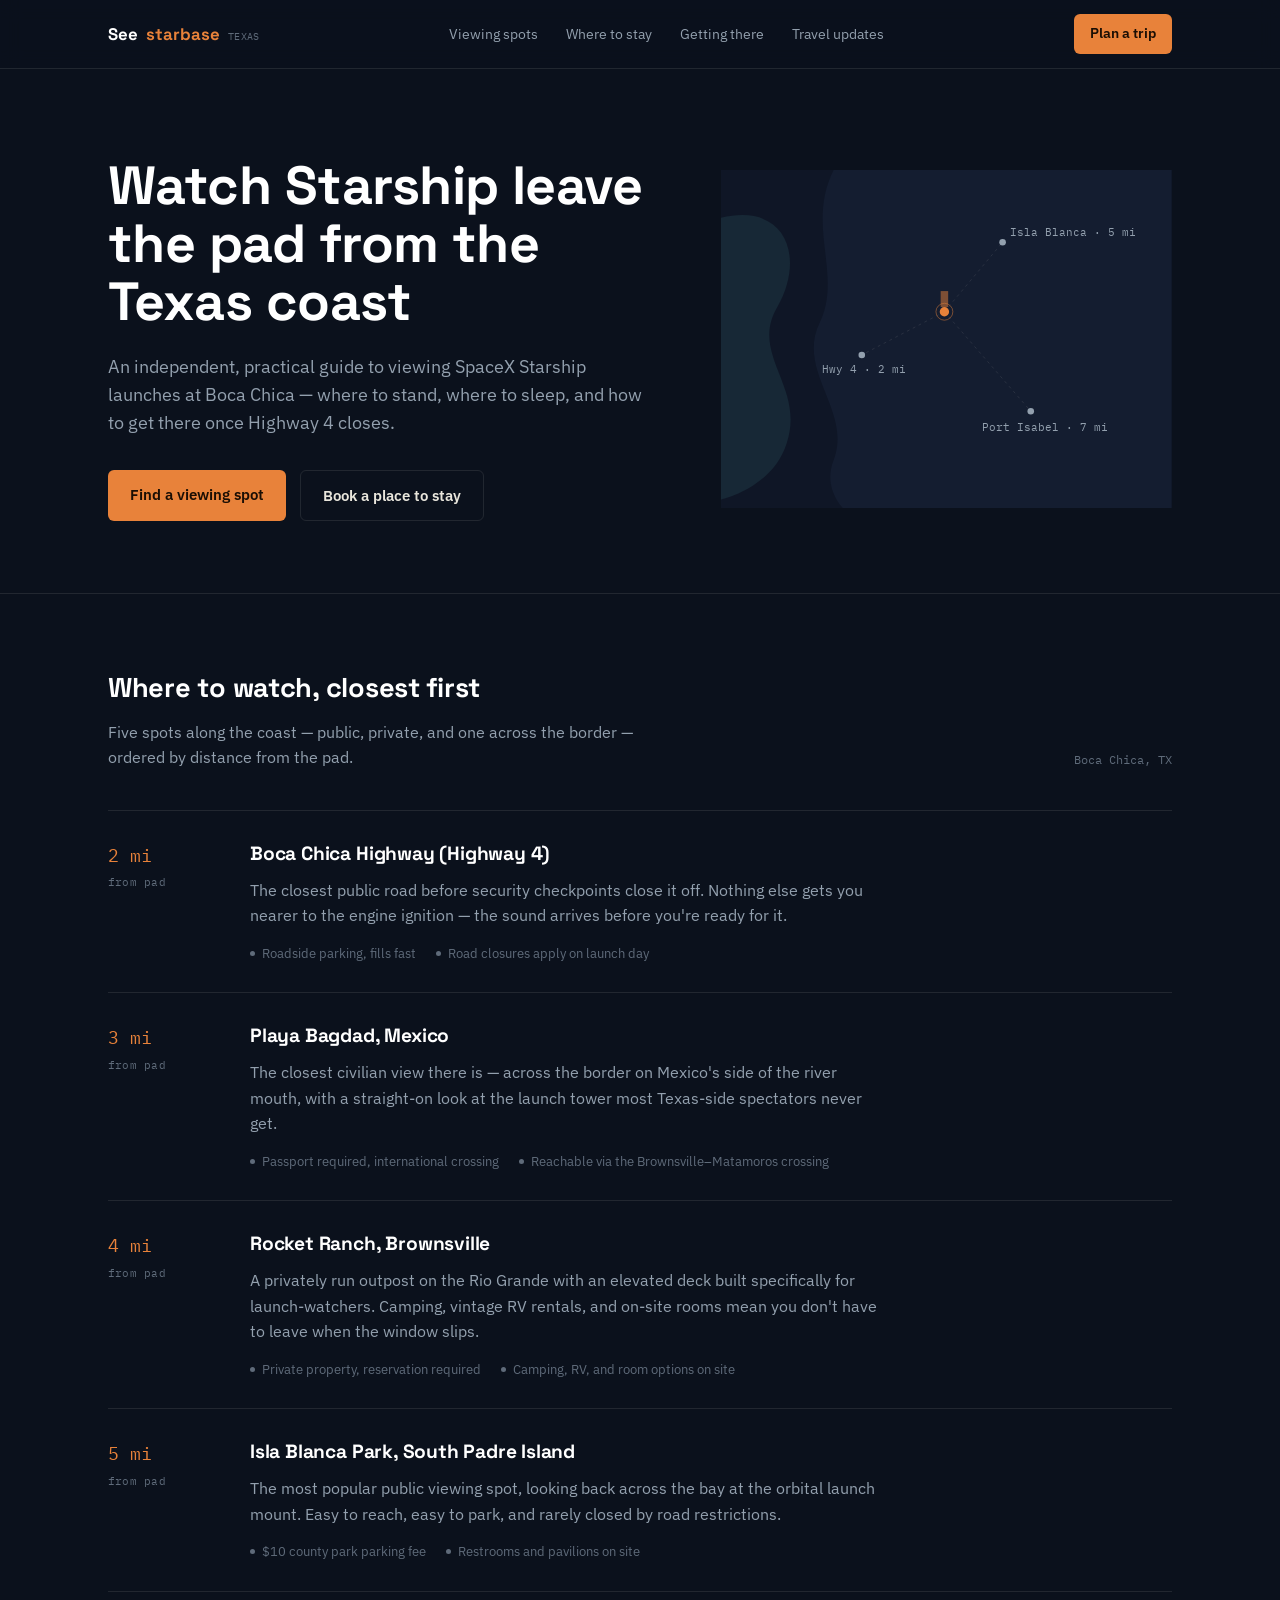
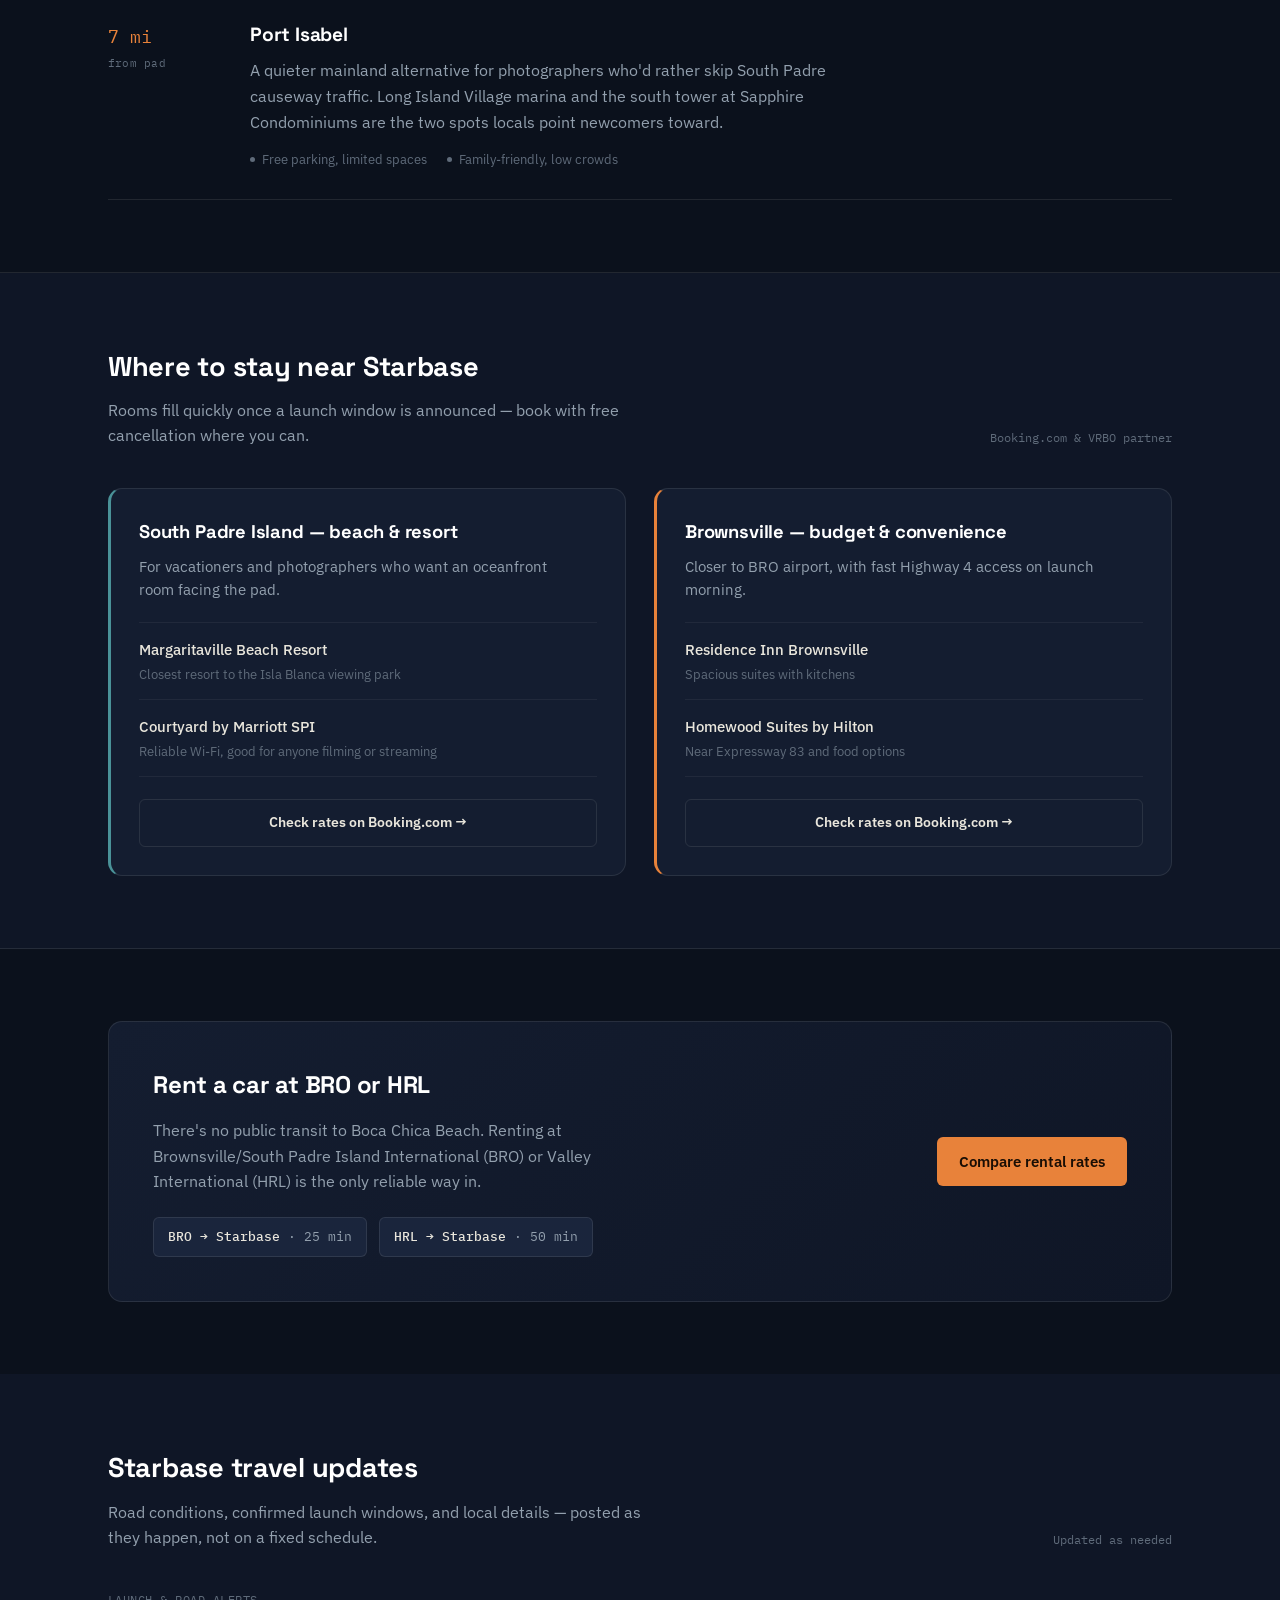
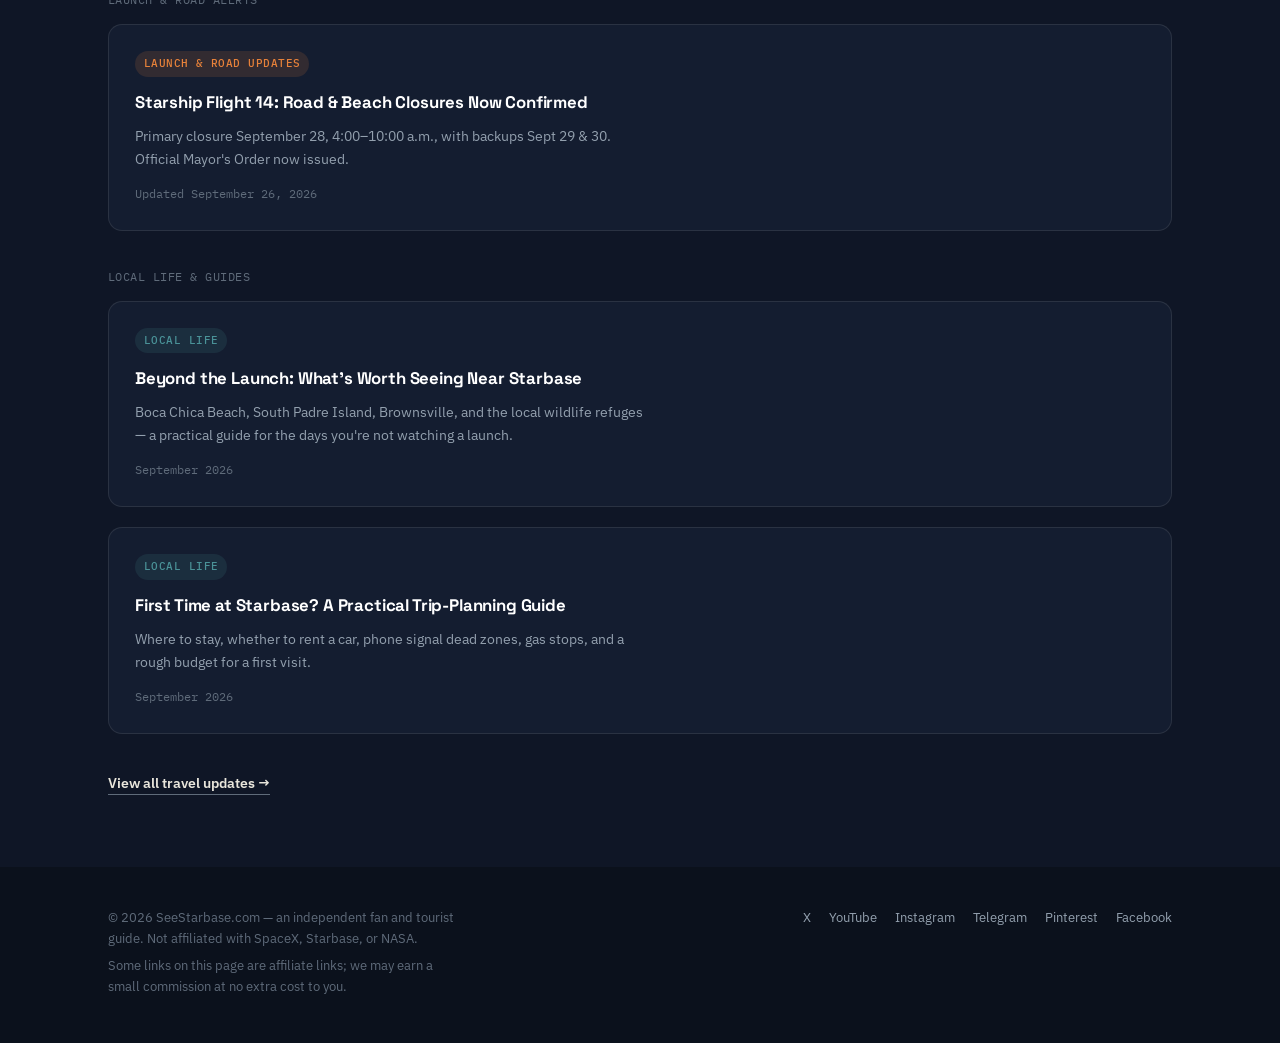
<file: index.html>
<!DOCTYPE html>
<html lang="en">
<head>
<meta charset="UTF-8">
<meta name="viewport" content="width=device-width, initial-scale=1.0">
<title>SeeStarbase — SpaceX Starship Launch Viewing &amp; Travel Guide</title>
<meta name="description" content="Independent travel guide for watching SpaceX Starship launches at Boca Chica, Texas: viewing spots, hotels, and getting there.">
<link rel="preconnect" href="https://fonts.googleapis.com">
<link rel="preconnect" href="https://fonts.gstatic.com" crossorigin>
<link href="https://fonts.googleapis.com/css2?family=Space+Grotesk:wght@500;600;700&family=IBM+Plex+Sans:wght@400;500;600&family=IBM+Plex+Mono:wght@400;500&display=swap" rel="stylesheet">
<link rel="stylesheet" href="/assets/style.css">
</head>
<body>

<header class="site-header">
  <div class="wrap nav">
    <a href="#home" class="brand">See<em>starbase</em> <span class="sub">TEXAS</span></a>
    <nav class="nav-links">
      <a href="#viewing-guide">Viewing spots</a>
      <a href="#hotels">Where to stay</a>
      <a href="#car-rentals">Getting there</a>
      <a href="#updates">Travel updates</a>
    </nav>
    <a href="#hotels" class="nav-cta">Plan a trip</a>
  </div>
</header>

<section class="hero" id="home">
  <div class="wrap hero-grid">
    <div class="hero-copy">
      <h1>Watch Starship leave the pad from the Texas coast</h1>
      <p class="lede">An independent, practical guide to viewing SpaceX Starship launches at Boca Chica — where to stand, where to sleep, and how to get there once Highway 4 closes.</p>
      <div class="hero-actions">
        <a href="#viewing-guide" class="btn btn-primary">Find a viewing spot</a>
        <a href="#hotels" class="btn btn-ghost">Book a place to stay</a>
      </div>
    </div>

    <div class="hero-map" aria-hidden="true">
      <svg viewBox="0 0 480 360" xmlns="http://www.w3.org/2000/svg">
        <path d="M0,0 H480 V360 H0 Z" fill="var(--navy-900)"/>
        <path d="M0,51 C70,34 90,94 60,146 C30,197 90,231 70,291 C55,339 0,351 0,351 Z"
              fill="var(--teal)" opacity="0.14"/>
        <path d="M120,0 C90,60 130,111 105,163 C80,214 140,257 120,309 C108,339 130,360 130,360
                 L480,360 L480,0 Z" fill="var(--navy-850)"/>
        <line x1="238" y1="151" x2="150" y2="197" stroke="var(--line)" stroke-width="1" stroke-dasharray="3 4"/>
        <line x1="238" y1="151" x2="300" y2="77" stroke="var(--line)" stroke-width="1" stroke-dasharray="3 4"/>
        <line x1="238" y1="151" x2="330" y2="257" stroke="var(--line)" stroke-width="1" stroke-dasharray="3 4"/>

        <circle cx="238" cy="151" r="5" fill="var(--flame)" class="pad-dot"/>
        <circle cx="238" cy="151" r="9" fill="none" stroke="var(--flame)" stroke-width="1" opacity="0.5"/>
        <rect x="234" y="129" width="8" height="17" fill="var(--flame)" opacity="0.5"/>

        <circle cx="150" cy="197" r="3.5" fill="var(--text-muted)"/>
        <circle cx="300" cy="77" r="3.5" fill="var(--text-muted)"/>
        <circle cx="330" cy="257" r="3.5" fill="var(--text-muted)"/>

        <text x="108" y="216" font-family="IBM Plex Mono, monospace" font-size="12" fill="#93a0ae">Hwy 4 · 2 mi</text>
        <text x="308" y="70" font-family="IBM Plex Mono, monospace" font-size="12" fill="#93a0ae">Isla Blanca · 5 mi</text>
        <text x="278" y="278" font-family="IBM Plex Mono, monospace" font-size="12" fill="#93a0ae">Port Isabel · 7 mi</text>
      </svg>
    </div>
  </div>
</section>

<section id="viewing-guide">
  <div class="wrap">
    <div class="section-head">
      <div>
        <h2>Where to watch, closest first</h2>
        <p class="lede">Five spots along the coast — public, private, and one across the border — ordered by distance from the pad.</p>
      </div>
      <span class="section-meta">Boca Chica, TX</span>
    </div>

    <div class="log-list">
      <div class="log-row">
        <div class="log-distance">2 mi<span>from pad</span></div>
        <div class="log-body">
          <h3>Boca Chica Highway (Highway 4)</h3>
          <p>The closest public road before security checkpoints close it off. Nothing else gets you nearer to the engine ignition — the sound arrives before you're ready for it.</p>
          <ul class="log-meta">
            <li>Roadside parking, fills fast</li>
            <li>Road closures apply on launch day</li>
          </ul>
        </div>
      </div>

      <div class="log-row">
        <div class="log-distance">3 mi<span>from pad</span></div>
        <div class="log-body">
          <h3>Playa Bagdad, Mexico</h3>
          <p>The closest civilian view there is — across the border on Mexico's side of the river mouth, with a straight-on look at the launch tower most Texas-side spectators never get.</p>
          <ul class="log-meta">
            <li>Passport required, international crossing</li>
            <li>Reachable via the Brownsville–Matamoros crossing</li>
          </ul>
        </div>
      </div>

      <div class="log-row">
        <div class="log-distance">4 mi<span>from pad</span></div>
        <div class="log-body">
          <h3>Rocket Ranch, Brownsville</h3>
          <p>A privately run outpost on the Rio Grande with an elevated deck built specifically for launch-watchers. Camping, vintage RV rentals, and on-site rooms mean you don't have to leave when the window slips.</p>
          <ul class="log-meta">
            <li>Private property, reservation required</li>
            <li>Camping, RV, and room options on site</li>
          </ul>
        </div>
      </div>

      <div class="log-row">
        <div class="log-distance">5 mi<span>from pad</span></div>
        <div class="log-body">
          <h3>Isla Blanca Park, South Padre Island</h3>
          <p>The most popular public viewing spot, looking back across the bay at the orbital launch mount. Easy to reach, easy to park, and rarely closed by road restrictions.</p>
          <ul class="log-meta">
            <li>$10 county park parking fee</li>
            <li>Restrooms and pavilions on site</li>
          </ul>
        </div>
      </div>

      <div class="log-row">
        <div class="log-distance">7 mi<span>from pad</span></div>
        <div class="log-body">
          <h3>Port Isabel</h3>
          <p>A quieter mainland alternative for photographers who'd rather skip South Padre causeway traffic. Long Island Village marina and the south tower at Sapphire Condominiums are the two spots locals point newcomers toward.</p>
          <ul class="log-meta">
            <li>Free parking, limited spaces</li>
            <li>Family-friendly, low crowds</li>
          </ul>
        </div>
      </div>
    </div>
  </div>
</section>

<section id="hotels">
  <div class="wrap">
    <div class="section-head">
      <div>
        <h2>Where to stay near Starbase</h2>
        <p class="lede">Rooms fill quickly once a launch window is announced — book with free cancellation where you can.</p>
      </div>
      <span class="section-meta">Booking.com &amp; VRBO partner</span>
    </div>

    <div class="hotel-groups">
      <div class="hotel-panel spi">
        <h3>South Padre Island — beach &amp; resort</h3>
        <p>For vacationers and photographers who want an oceanfront room facing the pad.</p>

        <ul class="hotel-picks">
          <li>
            <span class="name">Margaritaville Beach Resort</span>
            <span class="note">Closest resort to the Isla Blanca viewing park</span>
          </li>
          <li>
            <span class="name">Courtyard by Marriott SPI</span>
            <span class="note">Reliable Wi-Fi, good for anyone filming or streaming</span>
          </li>
        </ul>
        <a href="https://www.booking.com" target="_blank" rel="nofollow sponsored" class="rate-link-block">Check rates on Booking.com &rarr;</a>
      </div>

      <div class="hotel-panel brownsville">
        <h3>Brownsville — budget &amp; convenience</h3>
        <p>Closer to BRO airport, with fast Highway 4 access on launch morning.</p>

        <ul class="hotel-picks">
          <li>
            <span class="name">Residence Inn Brownsville</span>
            <span class="note">Spacious suites with kitchens</span>
          </li>
          <li>
            <span class="name">Homewood Suites by Hilton</span>
            <span class="note">Near Expressway 83 and food options</span>
          </li>
        </ul>
        <a href="https://www.booking.com" target="_blank" rel="nofollow sponsored" class="rate-link-block">Check rates on Booking.com &rarr;</a>
      </div>
    </div>
  </div>
</section>

<section id="car-rentals">
  <div class="wrap">
    <div class="band">
      <div>
        <h2>Rent a car at BRO or HRL</h2>
        <p>There's no public transit to Boca Chica Beach. Renting at Brownsville/South Padre Island International (BRO) or Valley International (HRL) is the only reliable way in.</p>
        <div class="transit-chips">
          <span class="chip"><b>BRO → Starbase</b> · 25 min</span>
          <span class="chip"><b>HRL → Starbase</b> · 50 min</span>
        </div>
      </div>
      <div class="band-cta">
        <a href="https://www.discovercars.com/?a_aid=seestarbase" target="_blank" rel="nofollow sponsored" class="btn btn-primary">Compare rental rates</a>
      </div>
    </div>
  </div>
</section>

<section id="updates">
  <div class="wrap">
    <div class="section-head">
      <div>
        <h2>Starbase travel updates</h2>
        <p class="lede">Road conditions, confirmed launch windows, and local details — posted as they happen, not on a fixed schedule.</p>
      </div>
      <span class="section-meta">Updated as needed</span>
    </div>

    <div class="update-group">
      <span class="update-group-label">Launch &amp; road alerts</span>
      <div class="update-list">
        <a href="/blog/starship-flight-14-launch-window.html" class="update-card">
          <span class="update-tag urgent">Launch &amp; road updates</span>
          <h3>Starship Flight 14: Road &amp; Beach Closures Now Confirmed</h3>
<p>Primary closure September 28, 4:00–10:00 a.m., with backups Sept 29 &amp; 30. Official Mayor's Order now issued.</p>
<span class="update-date">Updated September 26, 2026</span>
        </a>
      </div>
    </div>

    <div class="update-group">
      <span class="update-group-label">Local life &amp; guides</span>
      <div class="update-list">
        <a href="/blog/beyond-the-launch-near-starbase.html" class="update-card">
          <span class="update-tag evergreen">Local life</span>
          <h3>Beyond the Launch: What's Worth Seeing Near Starbase</h3>
          <p>Boca Chica Beach, South Padre Island, Brownsville, and the local wildlife refuges — a practical guide for the days you're not watching a launch.</p>
          <span class="update-date">September 2026</span>
        </a>
        <a href="/blog/first-time-trip-planning-guide.html" class="update-card">
          <span class="update-tag evergreen">Local life</span>
          <h3>First Time at Starbase? A Practical Trip-Planning Guide</h3>
          <p>Where to stay, whether to rent a car, phone signal dead zones, gas stops, and a rough budget for a first visit.</p>
          <span class="update-date">September 2026</span>
        </a>
      </div>
    </div>

    <a href="/blog/" class="update-more">View all travel updates &rarr;</a>
  </div>
</section>

<footer>
  <div class="wrap footer-grid">
    <div class="footer-brand">
      <p>© 2026 SeeStarbase.com — an independent fan and tourist guide. Not affiliated with SpaceX, Starbase, or NASA.</p>
      <p>Some links on this page are affiliate links; we may earn a small commission at no extra cost to you.</p>
    </div>
    <div class="footer-links">
      <a href="https://x.com/StarbaseTravel" target="_blank" rel="noopener">X</a>
      <a href="https://youtube.com/@StarbaseTravel" target="_blank" rel="noopener">YouTube</a>
      <a href="https://instagram.com/StarbaseTravel" target="_blank" rel="noopener">Instagram</a>
      <a href="https://t.me/StarbaseTravel" target="_blank" rel="noopener">Telegram</a>
      <a href="https://pinterest.com/StarbaseTravel" target="_blank" rel="noopener">Pinterest</a>
      <a href="https://facebook.com/StarbaseHotel" target="_blank" rel="noopener">Facebook</a>
    </div>
  </div>
</footer>

</body>
</html>
</file>
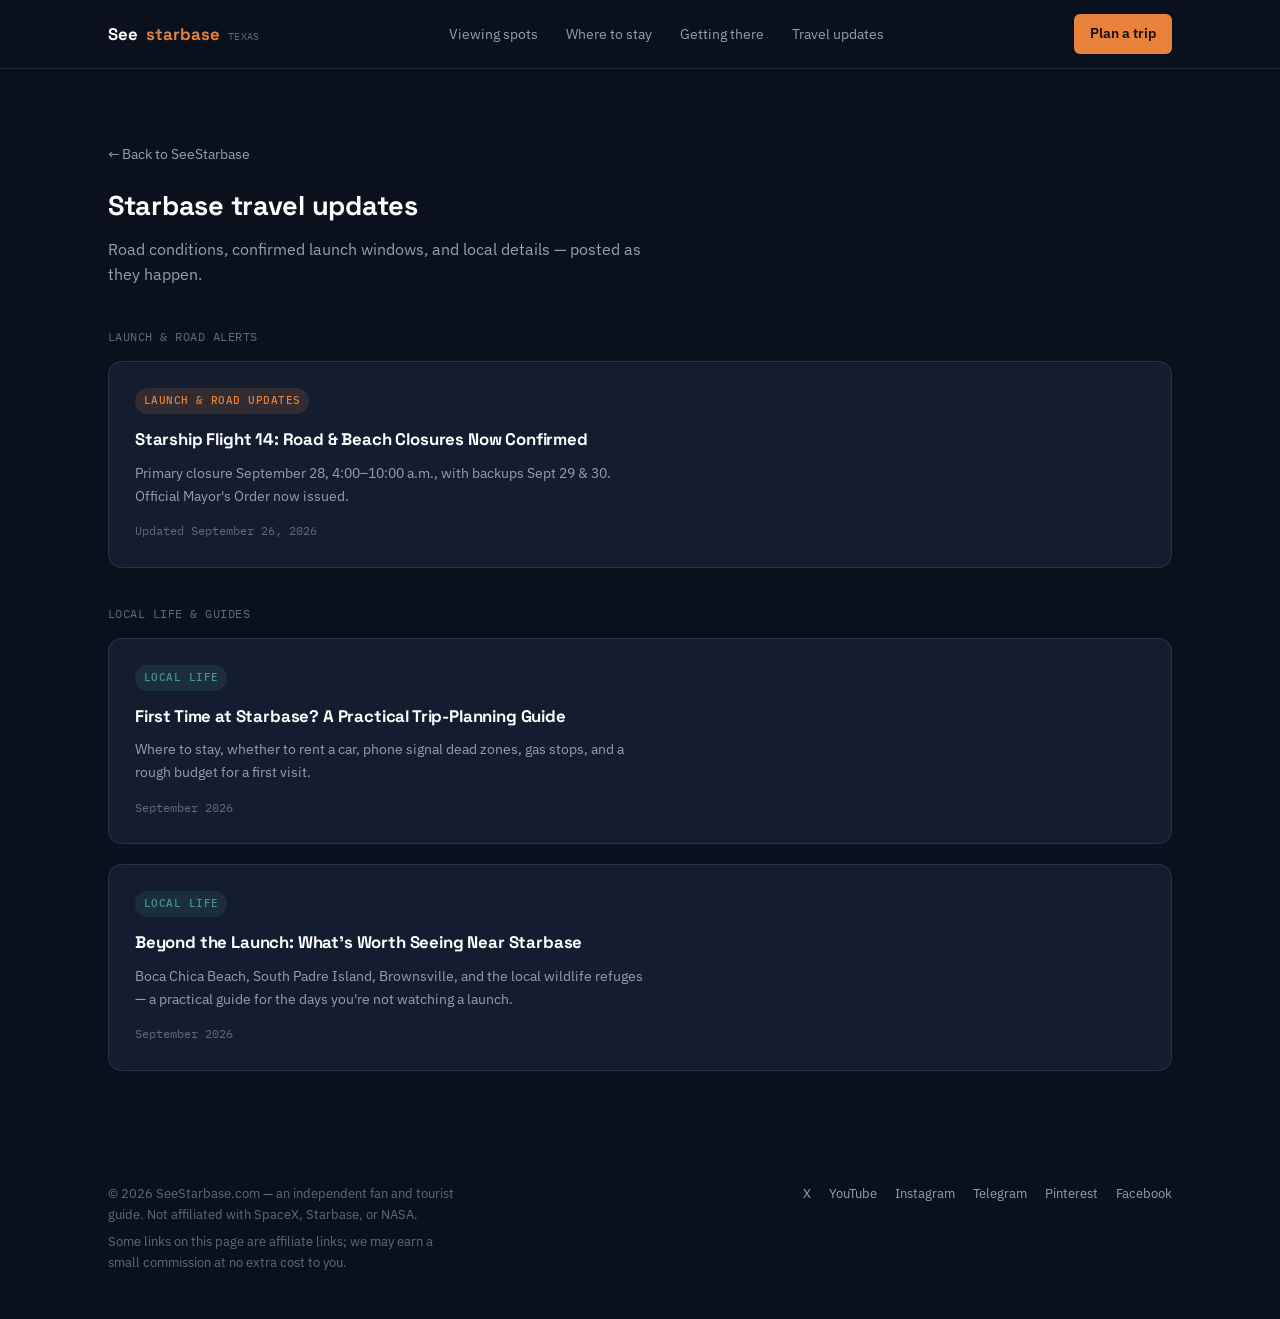
<file: blog/index.html>
<!DOCTYPE html>
<html lang="en">
<head>
<meta charset="UTF-8">
<meta name="viewport" content="width=device-width, initial-scale=1.0">
<title>Travel Updates — SeeStarbase</title>
<meta name="description" content="Road conditions, confirmed Starship launch windows, and local details around Boca Chica and South Padre Island, Texas.">
<link rel="preconnect" href="https://fonts.googleapis.com">
<link rel="preconnect" href="https://fonts.gstatic.com" crossorigin>
<link href="https://fonts.googleapis.com/css2?family=Space+Grotesk:wght@500;600;700&family=IBM+Plex+Sans:wght@400;500;600&family=IBM+Plex+Mono:wght@400;500&display=swap" rel="stylesheet">
<link rel="stylesheet" href="/assets/style.css">
</head>
<body>

<header class="site-header">
  <div class="wrap nav">
    <a href="/#home" class="brand">See<em>starbase</em> <span class="sub">TEXAS</span></a>
    <nav class="nav-links">
      <a href="/#viewing-guide">Viewing spots</a>
      <a href="/#hotels">Where to stay</a>
      <a href="/#car-rentals">Getting there</a>
      <a href="/blog/">Travel updates</a>
    </nav>
    <a href="/#hotels" class="nav-cta">Plan a trip</a>
  </div>
</header>

<section>
  <div class="wrap">
    <a href="/" class="back-link">&larr; Back to SeeStarbase</a>
    <div class="section-head">
      <div>
        <h2>Starbase travel updates</h2>
        <p class="lede">Road conditions, confirmed launch windows, and local details — posted as they happen.</p>
      </div>
    </div>

    <div class="update-group">
      <span class="update-group-label">Launch &amp; road alerts</span>
      <div class="blog-index-list">
        <a href="/blog/starship-flight-14-launch-window.html" class="update-card">
          <span class="update-tag urgent">Launch &amp; road updates</span>
          <h3>Starship Flight 14: Road &amp; Beach Closures Now Confirmed</h3>
<p>Primary closure September 28, 4:00–10:00 a.m., with backups Sept 29 &amp; 30. Official Mayor's Order now issued.</p>
<span class="update-date">Updated September 26, 2026</span>
        </a>
      </div>
    </div>

    <div class="update-group">
      <span class="update-group-label">Local life &amp; guides</span>
      <div class="blog-index-list">
        <a href="/blog/first-time-trip-planning-guide.html" class="update-card">
          <span class="update-tag evergreen">Local life</span>
          <h3>First Time at Starbase? A Practical Trip-Planning Guide</h3>
          <p>Where to stay, whether to rent a car, phone signal dead zones, gas stops, and a rough budget for a first visit.</p>
          <span class="update-date">September 2026</span>
        </a>
        <a href="/blog/beyond-the-launch-near-starbase.html" class="update-card">
          <span class="update-tag evergreen">Local life</span>
          <h3>Beyond the Launch: What's Worth Seeing Near Starbase</h3>
          <p>Boca Chica Beach, South Padre Island, Brownsville, and the local wildlife refuges — a practical guide for the days you're not watching a launch.</p>
          <span class="update-date">September 2026</span>
        </a>
      </div>
    </div>
  </div>
</section>

<footer>
  <div class="wrap footer-grid">
    <div class="footer-brand">
      <p>© 2026 SeeStarbase.com — an independent fan and tourist guide. Not affiliated with SpaceX, Starbase, or NASA.</p>
      <p>Some links on this page are affiliate links; we may earn a small commission at no extra cost to you.</p>
    </div>
    <div class="footer-links">
      <a href="https://x.com/StarbaseTravel" target="_blank" rel="noopener">X</a>
      <a href="https://youtube.com/@StarbaseTravel" target="_blank" rel="noopener">YouTube</a>
      <a href="https://instagram.com/StarbaseTravel" target="_blank" rel="noopener">Instagram</a>
      <a href="https://t.me/StarbaseTravel" target="_blank" rel="noopener">Telegram</a>
      <a href="https://pinterest.com/StarbaseTravel" target="_blank" rel="noopener">Pinterest</a>
      <a href="https://facebook.com/StarbaseHotel" target="_blank" rel="noopener">Facebook</a>
    </div>
  </div>
</footer>

</body>
</html>
</file>
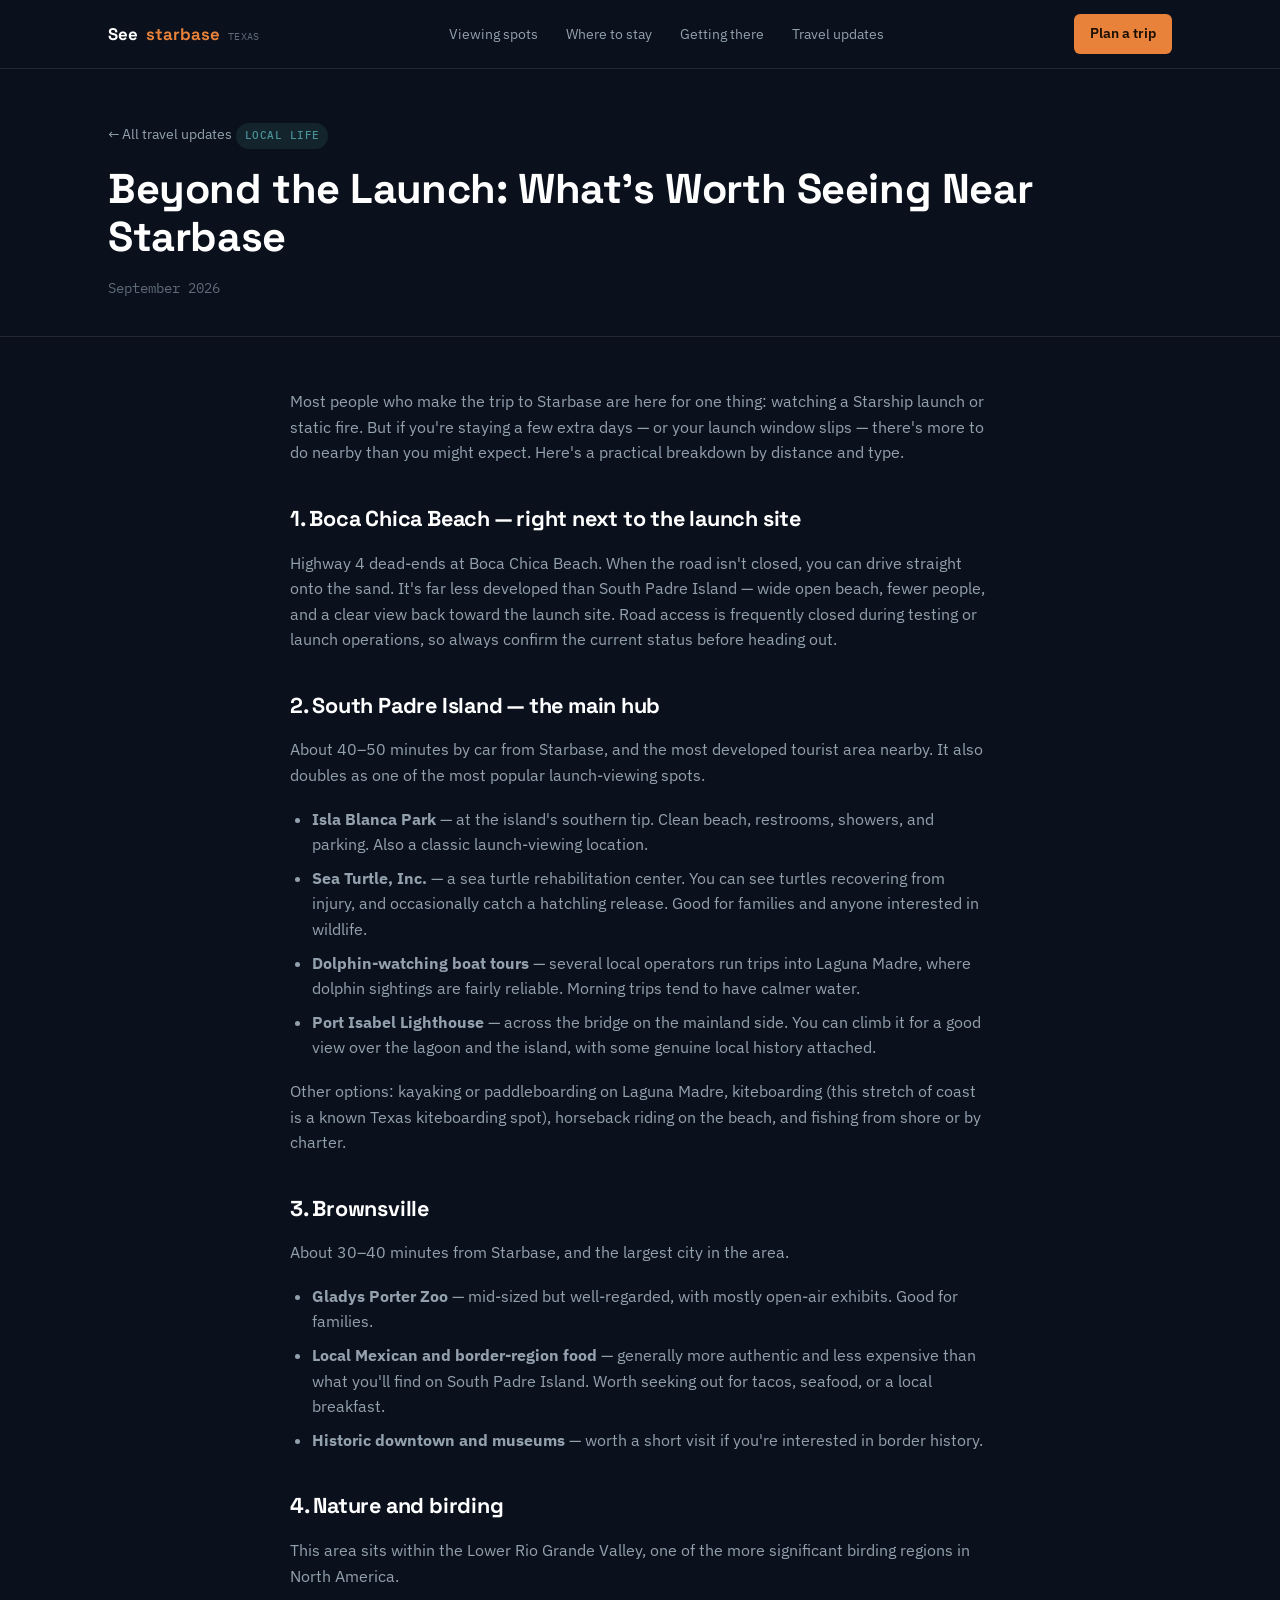
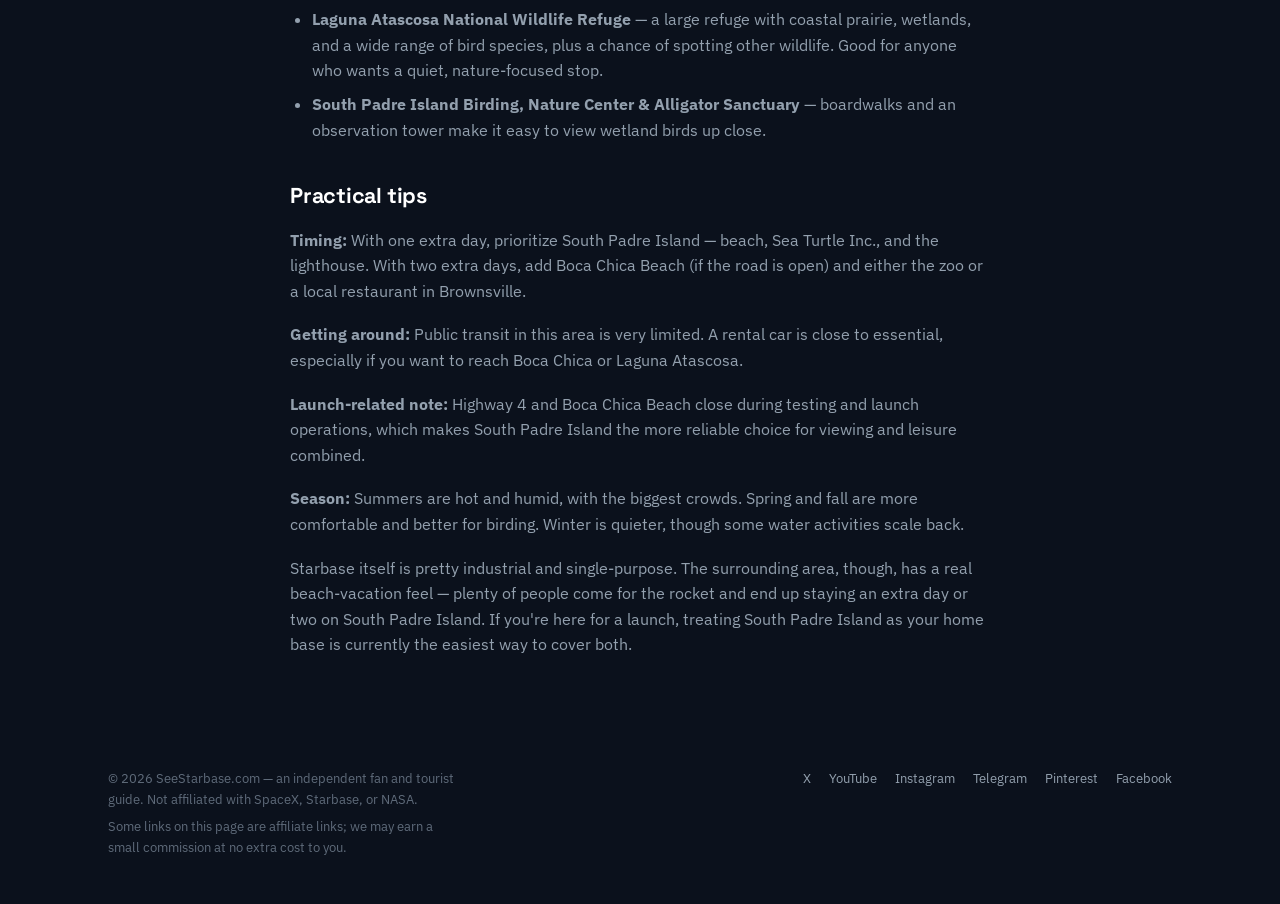
<file: blog/beyond-the-launch-near-starbase.html>
<!DOCTYPE html>
<html lang="en">
<head>
<meta charset="UTF-8">
<meta name="viewport" content="width=device-width, initial-scale=1.0">
<title>Beyond the Launch: What's Worth Seeing Near Starbase — SeeStarbase</title>
<meta name="description" content="A practical guide to Boca Chica Beach, South Padre Island, Brownsville, and the local wildlife refuges — for the days you're not watching a launch.">
<link rel="preconnect" href="https://fonts.googleapis.com">
<link rel="preconnect" href="https://fonts.gstatic.com" crossorigin>
<link href="https://fonts.googleapis.com/css2?family=Space+Grotesk:wght@500;600;700&family=IBM+Plex+Sans:wght@400;500;600&family=IBM+Plex+Mono:wght@400;500&display=swap" rel="stylesheet">
<link rel="stylesheet" href="/assets/style.css">
</head>
<body>

<header class="site-header">
  <div class="wrap nav">
    <a href="/#home" class="brand">See<em>starbase</em> <span class="sub">TEXAS</span></a>
    <nav class="nav-links">
      <a href="/#viewing-guide">Viewing spots</a>
      <a href="/#hotels">Where to stay</a>
      <a href="/#car-rentals">Getting there</a>
      <a href="/blog/">Travel updates</a>
    </nav>
    <a href="/#hotels" class="nav-cta">Plan a trip</a>
  </div>
</header>

<section class="post-hero">
  <div class="wrap">
    <a href="/blog/" class="back-link">&larr; All travel updates</a>
    <span class="update-tag evergreen">Local life</span>
    <h1>Beyond the Launch: What's Worth Seeing Near Starbase</h1>
    <span class="update-date">September 2026</span>
  </div>
</section>

<article class="wrap post-body">
  <p>
    Most people who make the trip to Starbase are here for one thing: watching a Starship launch or static fire. But if you're staying a few extra days — or your launch window slips — there's more to do nearby than you might expect. Here's a practical breakdown by distance and type.
  </p>

  <h2>1. Boca Chica Beach — right next to the launch site</h2>
  <p>
    Highway 4 dead-ends at Boca Chica Beach. When the road isn't closed, you can drive straight onto the sand. It's far less developed than South Padre Island — wide open beach, fewer people, and a clear view back toward the launch site. Road access is frequently closed during testing or launch operations, so always confirm the current status before heading out.
  </p>

  <h2>2. South Padre Island — the main hub</h2>
  <p>
    About 40–50 minutes by car from Starbase, and the most developed tourist area nearby. It also doubles as one of the most popular launch-viewing spots.
  </p>
  <ul>
    <li><strong>Isla Blanca Park</strong> — at the island's southern tip. Clean beach, restrooms, showers, and parking. Also a classic launch-viewing location.</li>
    <li><strong>Sea Turtle, Inc.</strong> — a sea turtle rehabilitation center. You can see turtles recovering from injury, and occasionally catch a hatchling release. Good for families and anyone interested in wildlife.</li>
    <li><strong>Dolphin-watching boat tours</strong> — several local operators run trips into Laguna Madre, where dolphin sightings are fairly reliable. Morning trips tend to have calmer water.</li>
    <li><strong>Port Isabel Lighthouse</strong> — across the bridge on the mainland side. You can climb it for a good view over the lagoon and the island, with some genuine local history attached.</li>
  </ul>
  <p>Other options: kayaking or paddleboarding on Laguna Madre, kiteboarding (this stretch of coast is a known Texas kiteboarding spot), horseback riding on the beach, and fishing from shore or by charter.</p>

  <h2>3. Brownsville</h2>
  <p>About 30–40 minutes from Starbase, and the largest city in the area.</p>
  <ul>
    <li><strong>Gladys Porter Zoo</strong> — mid-sized but well-regarded, with mostly open-air exhibits. Good for families.</li>
    <li><strong>Local Mexican and border-region food</strong> — generally more authentic and less expensive than what you'll find on South Padre Island. Worth seeking out for tacos, seafood, or a local breakfast.</li>
    <li><strong>Historic downtown and museums</strong> — worth a short visit if you're interested in border history.</li>
  </ul>

  <h2>4. Nature and birding</h2>
  <p>This area sits within the Lower Rio Grande Valley, one of the more significant birding regions in North America.</p>
  <ul>
    <li><strong>Laguna Atascosa National Wildlife Refuge</strong> — a large refuge with coastal prairie, wetlands, and a wide range of bird species, plus a chance of spotting other wildlife. Good for anyone who wants a quiet, nature-focused stop.</li>
    <li><strong>South Padre Island Birding, Nature Center &amp; Alligator Sanctuary</strong> — boardwalks and an observation tower make it easy to view wetland birds up close.</li>
  </ul>

  <h2>Practical tips</h2>
  <p><strong>Timing:</strong> With one extra day, prioritize South Padre Island — beach, Sea Turtle Inc., and the lighthouse. With two extra days, add Boca Chica Beach (if the road is open) and either the zoo or a local restaurant in Brownsville.</p>
  <p><strong>Getting around:</strong> Public transit in this area is very limited. A rental car is close to essential, especially if you want to reach Boca Chica or Laguna Atascosa.</p>
  <p><strong>Launch-related note:</strong> Highway 4 and Boca Chica Beach close during testing and launch operations, which makes South Padre Island the more reliable choice for viewing and leisure combined.</p>
  <p><strong>Season:</strong> Summers are hot and humid, with the biggest crowds. Spring and fall are more comfortable and better for birding. Winter is quieter, though some water activities scale back.</p>

  <p>
    Starbase itself is pretty industrial and single-purpose. The surrounding area, though, has a real beach-vacation feel — plenty of people come for the rocket and end up staying an extra day or two on South Padre Island. If you're here for a launch, treating South Padre Island as your home base is currently the easiest way to cover both.
  </p>
</article>

<footer>
  <div class="wrap footer-grid">
    <div class="footer-brand">
      <p>© 2026 SeeStarbase.com — an independent fan and tourist guide. Not affiliated with SpaceX, Starbase, or NASA.</p>
      <p>Some links on this page are affiliate links; we may earn a small commission at no extra cost to you.</p>
    </div>
    <div class="footer-links">
      <a href="https://x.com/StarbaseTravel" target="_blank" rel="noopener">X</a>
      <a href="https://youtube.com/@StarbaseTravel" target="_blank" rel="noopener">YouTube</a>
      <a href="https://instagram.com/StarbaseTravel" target="_blank" rel="noopener">Instagram</a>
      <a href="https://t.me/StarbaseTravel" target="_blank" rel="noopener">Telegram</a>
      <a href="https://pinterest.com/StarbaseTravel" target="_blank" rel="noopener">Pinterest</a>
      <a href="https://facebook.com/StarbaseHotel" target="_blank" rel="noopener">Facebook</a>
    </div>
  </div>
</footer>

</body>
</html>
</file>
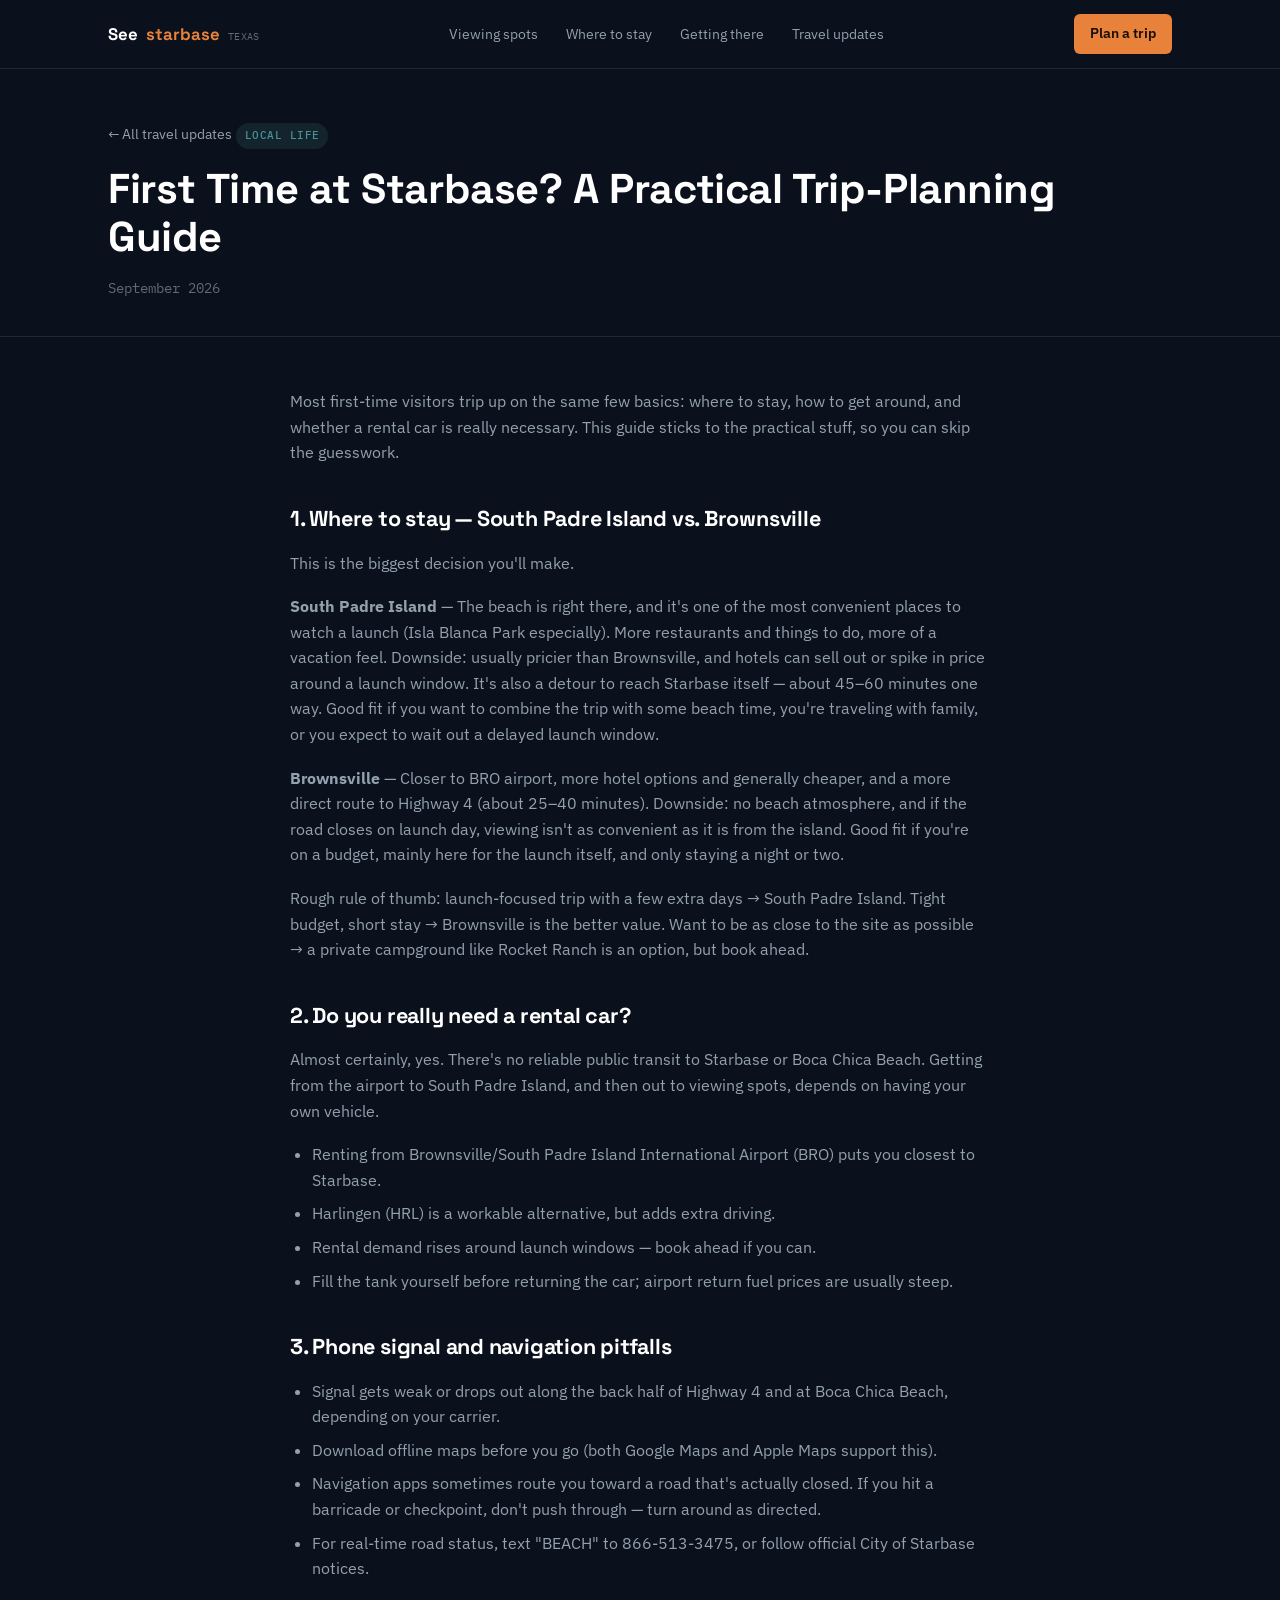
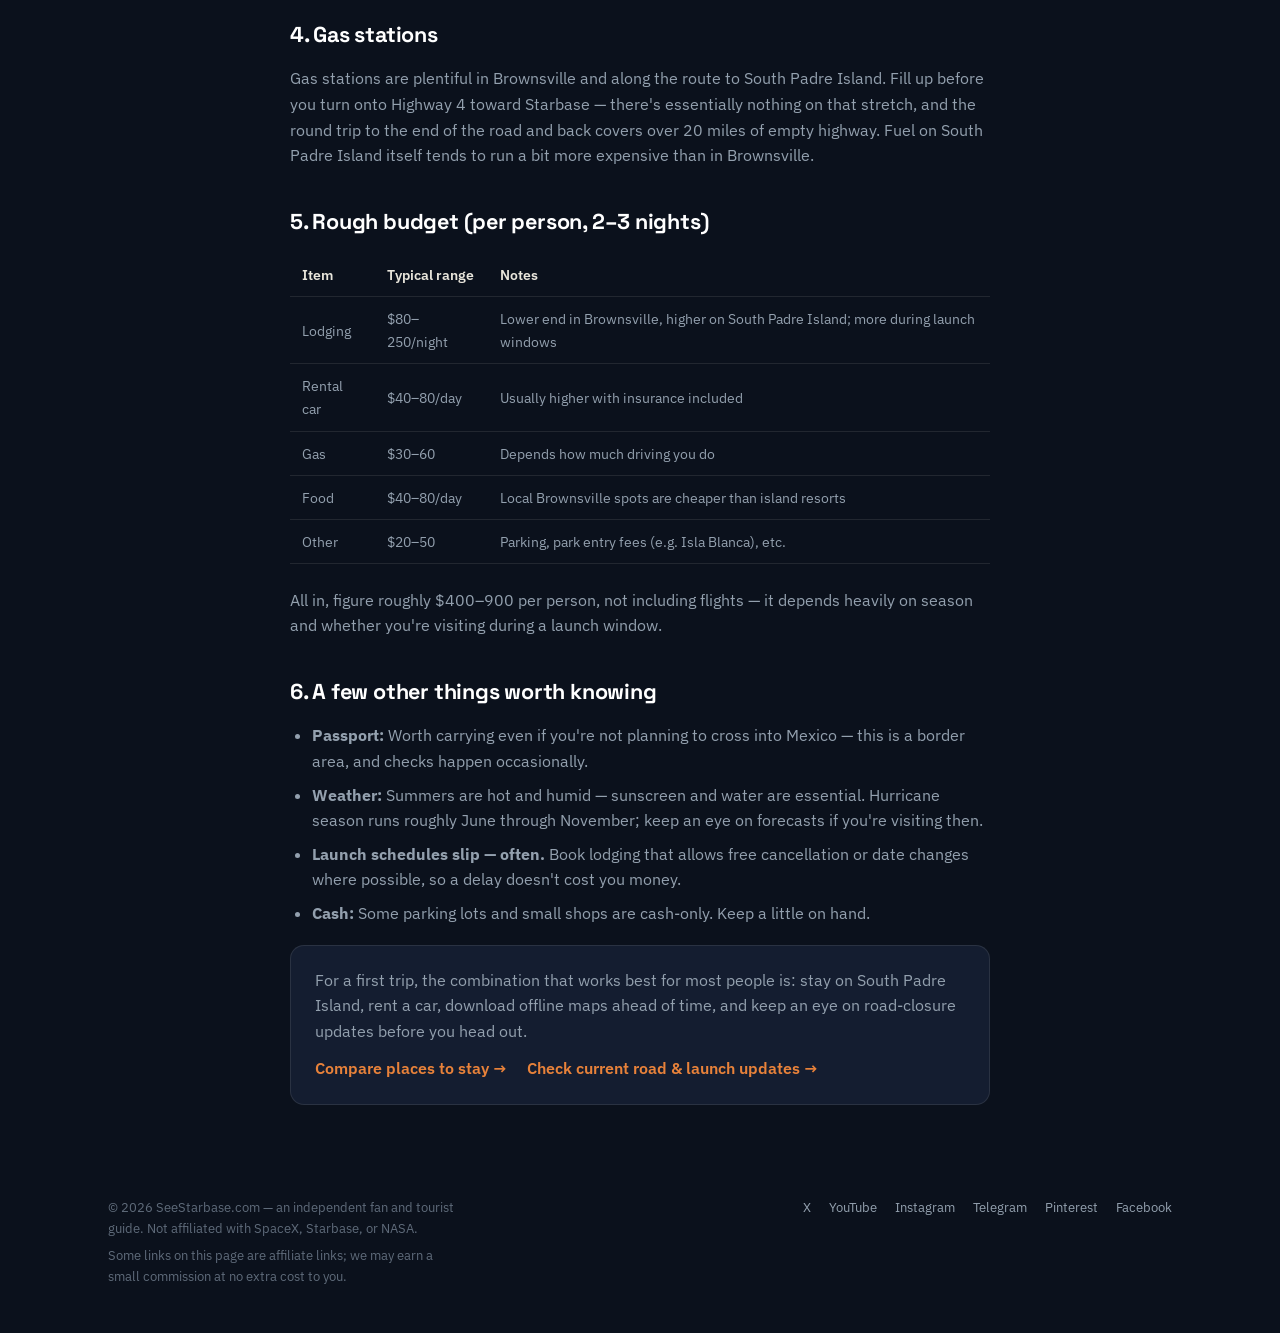
<file: blog/first-time-trip-planning-guide.html>
<!DOCTYPE html>
<html lang="en">
<head>
<meta charset="UTF-8">
<meta name="viewport" content="width=device-width, initial-scale=1.0">
<title>First Time at Starbase? A Practical Trip-Planning Guide — SeeStarbase</title>
<meta name="description" content="Where to stay, whether to rent a car, phone signal dead zones, gas stops, and a rough budget — the basics that trip people up on their first Starbase visit.">
<link rel="preconnect" href="https://fonts.googleapis.com">
<link rel="preconnect" href="https://fonts.gstatic.com" crossorigin>
<link href="https://fonts.googleapis.com/css2?family=Space+Grotesk:wght@500;600;700&family=IBM+Plex+Sans:wght@400;500;600&family=IBM+Plex+Mono:wght@400;500&display=swap" rel="stylesheet">
<link rel="stylesheet" href="/assets/style.css">
</head>
<body>

<header class="site-header">
  <div class="wrap nav">
    <a href="/#home" class="brand">See<em>starbase</em> <span class="sub">TEXAS</span></a>
    <nav class="nav-links">
      <a href="/#viewing-guide">Viewing spots</a>
      <a href="/#hotels">Where to stay</a>
      <a href="/#car-rentals">Getting there</a>
      <a href="/blog/">Travel updates</a>
    </nav>
    <a href="/#hotels" class="nav-cta">Plan a trip</a>
  </div>
</header>

<section class="post-hero">
  <div class="wrap">
    <a href="/blog/" class="back-link">&larr; All travel updates</a>
    <span class="update-tag evergreen">Local life</span>
    <h1>First Time at Starbase? A Practical Trip-Planning Guide</h1>
    <span class="update-date">September 2026</span>
  </div>
</section>

<article class="wrap post-body">
  <p>
    Most first-time visitors trip up on the same few basics: where to stay, how to get around, and whether a rental car is really necessary. This guide sticks to the practical stuff, so you can skip the guesswork.
  </p>

  <h2>1. Where to stay — South Padre Island vs. Brownsville</h2>
  <p>This is the biggest decision you'll make.</p>
  <p>
    <strong>South Padre Island</strong> — The beach is right there, and it's one of the most convenient places to watch a launch (Isla Blanca Park especially). More restaurants and things to do, more of a vacation feel. Downside: usually pricier than Brownsville, and hotels can sell out or spike in price around a launch window. It's also a detour to reach Starbase itself — about 45–60 minutes one way. Good fit if you want to combine the trip with some beach time, you're traveling with family, or you expect to wait out a delayed launch window.
  </p>
  <p>
    <strong>Brownsville</strong> — Closer to BRO airport, more hotel options and generally cheaper, and a more direct route to Highway 4 (about 25–40 minutes). Downside: no beach atmosphere, and if the road closes on launch day, viewing isn't as convenient as it is from the island. Good fit if you're on a budget, mainly here for the launch itself, and only staying a night or two.
  </p>
  <p>Rough rule of thumb: launch-focused trip with a few extra days &rarr; South Padre Island. Tight budget, short stay &rarr; Brownsville is the better value. Want to be as close to the site as possible &rarr; a private campground like Rocket Ranch is an option, but book ahead.</p>

  <h2>2. Do you really need a rental car?</h2>
  <p>
    Almost certainly, yes. There's no reliable public transit to Starbase or Boca Chica Beach. Getting from the airport to South Padre Island, and then out to viewing spots, depends on having your own vehicle.
  </p>
  <ul>
    <li>Renting from Brownsville/South Padre Island International Airport (BRO) puts you closest to Starbase.</li>
    <li>Harlingen (HRL) is a workable alternative, but adds extra driving.</li>
    <li>Rental demand rises around launch windows — book ahead if you can.</li>
    <li>Fill the tank yourself before returning the car; airport return fuel prices are usually steep.</li>
  </ul>

  <h2>3. Phone signal and navigation pitfalls</h2>
  <ul>
    <li>Signal gets weak or drops out along the back half of Highway 4 and at Boca Chica Beach, depending on your carrier.</li>
    <li>Download offline maps before you go (both Google Maps and Apple Maps support this).</li>
    <li>Navigation apps sometimes route you toward a road that's actually closed. If you hit a barricade or checkpoint, don't push through — turn around as directed.</li>
    <li>For real-time road status, text "BEACH" to 866-513-3475, or follow official City of Starbase notices.</li>
  </ul>

  <h2>4. Gas stations</h2>
  <p>
    Gas stations are plentiful in Brownsville and along the route to South Padre Island. Fill up before you turn onto Highway 4 toward Starbase — there's essentially nothing on that stretch, and the round trip to the end of the road and back covers over 20 miles of empty highway. Fuel on South Padre Island itself tends to run a bit more expensive than in Brownsville.
  </p>

  <h2>5. Rough budget (per person, 2–3 nights)</h2>
  <table>
    <thead>
      <tr><th>Item</th><th>Typical range</th><th>Notes</th></tr>
    </thead>
    <tbody>
      <tr><td>Lodging</td><td>$80–250/night</td><td>Lower end in Brownsville, higher on South Padre Island; more during launch windows</td></tr>
      <tr><td>Rental car</td><td>$40–80/day</td><td>Usually higher with insurance included</td></tr>
      <tr><td>Gas</td><td>$30–60</td><td>Depends how much driving you do</td></tr>
      <tr><td>Food</td><td>$40–80/day</td><td>Local Brownsville spots are cheaper than island resorts</td></tr>
      <tr><td>Other</td><td>$20–50</td><td>Parking, park entry fees (e.g. Isla Blanca), etc.</td></tr>
    </tbody>
  </table>
  <p>All in, figure roughly $400–900 per person, not including flights — it depends heavily on season and whether you're visiting during a launch window.</p>

  <h2>6. A few other things worth knowing</h2>
  <ul>
    <li><strong>Passport:</strong> Worth carrying even if you're not planning to cross into Mexico — this is a border area, and checks happen occasionally.</li>
    <li><strong>Weather:</strong> Summers are hot and humid — sunscreen and water are essential. Hurricane season runs roughly June through November; keep an eye on forecasts if you're visiting then.</li>
    <li><strong>Launch schedules slip — often.</strong> Book lodging that allows free cancellation or date changes where possible, so a delay doesn't cost you money.</li>
    <li><strong>Cash:</strong> Some parking lots and small shops are cash-only. Keep a little on hand.</li>
  </ul>

  <div class="post-cta">
    <p>For a first trip, the combination that works best for most people is: stay on South Padre Island, rent a car, download offline maps ahead of time, and keep an eye on road-closure updates before you head out.</p>
    <div class="post-cta-links">
      <a href="/#hotels">Compare places to stay &rarr;</a>
      <a href="/blog/">Check current road &amp; launch updates &rarr;</a>
    </div>
  </div>
</article>

<footer>
  <div class="wrap footer-grid">
    <div class="footer-brand">
      <p>© 2026 SeeStarbase.com — an independent fan and tourist guide. Not affiliated with SpaceX, Starbase, or NASA.</p>
      <p>Some links on this page are affiliate links; we may earn a small commission at no extra cost to you.</p>
    </div>
    <div class="footer-links">
      <a href="https://x.com/StarbaseTravel" target="_blank" rel="noopener">X</a>
      <a href="https://youtube.com/@StarbaseTravel" target="_blank" rel="noopener">YouTube</a>
      <a href="https://instagram.com/StarbaseTravel" target="_blank" rel="noopener">Instagram</a>
      <a href="https://t.me/StarbaseTravel" target="_blank" rel="noopener">Telegram</a>
      <a href="https://pinterest.com/StarbaseTravel" target="_blank" rel="noopener">Pinterest</a>
      <a href="https://facebook.com/StarbaseHotel" target="_blank" rel="noopener">Facebook</a>
    </div>
  </div>
</footer>

</body>
</html>
</file>
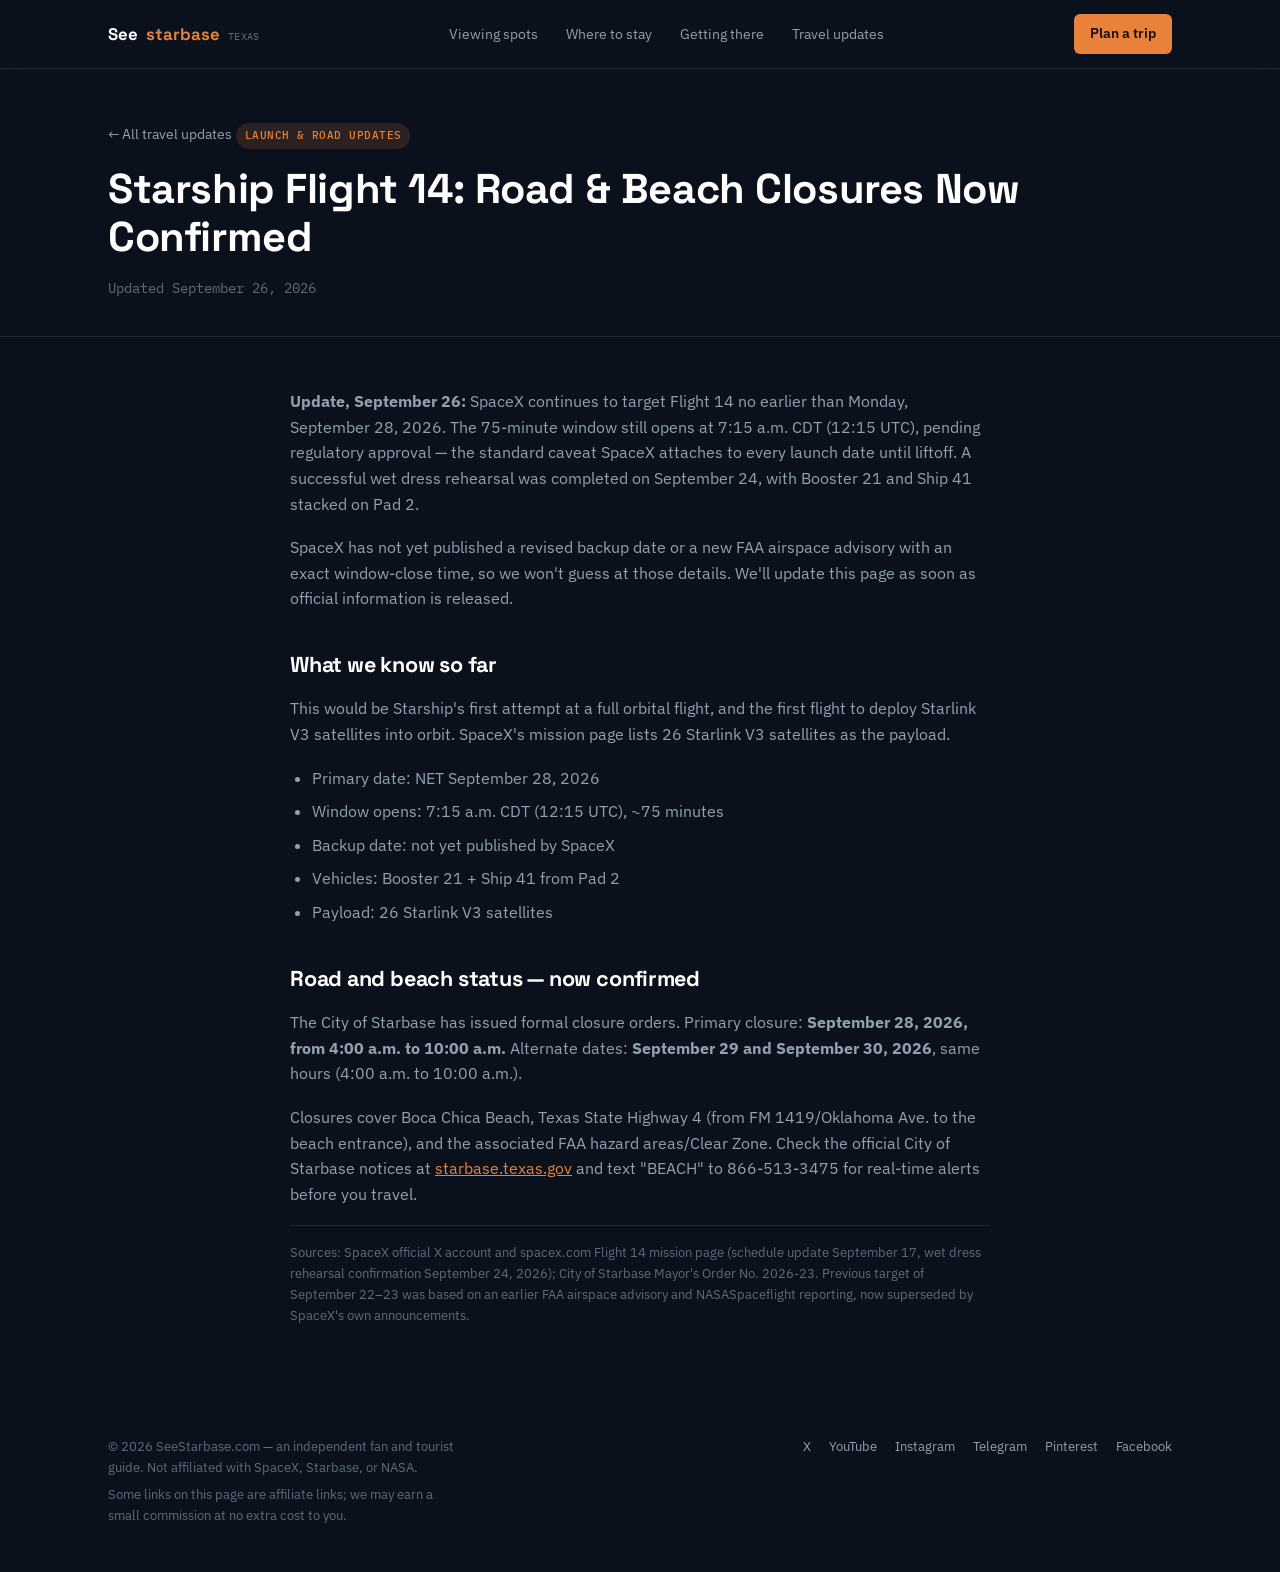
<file: blog/starship-flight-14-launch-window.html>
<!DOCTYPE html>
<html lang="en">
<head>
<meta charset="UTF-8">
<meta name="viewport" content="width=device-width, initial-scale=1.0">
<title>Starship Flight 14: Road &amp; Beach Closures Confirmed for September 28 — SeeStarbase</title>
<meta name="description" content="The City of Starbase has issued formal closure orders for Starship Flight 14: primary window September 28, with alternates September 29 and 30, 2026.">
<link rel="preconnect" href="https://fonts.googleapis.com">
<link rel="preconnect" href="https://fonts.gstatic.com" crossorigin>
<link href="https://fonts.googleapis.com/css2?family=Space+Grotesk:wght@500;600;700&family=IBM+Plex+Sans:wght@400;500;600&family=IBM+Plex+Mono:wght@400;500&display=swap" rel="stylesheet">
<link rel="stylesheet" href="/assets/style.css">
</head>
<body>

<header class="site-header">
  <div class="wrap nav">
    <a href="/#home" class="brand">See<em>starbase</em> <span class="sub">TEXAS</span></a>
    <nav class="nav-links">
      <a href="/#viewing-guide">Viewing spots</a>
      <a href="/#hotels">Where to stay</a>
      <a href="/#car-rentals">Getting there</a>
      <a href="/blog/">Travel updates</a>
    </nav>
    <a href="/#hotels" class="nav-cta">Plan a trip</a>
  </div>
</header>

<section class="post-hero">
  <div class="wrap">
    <a href="/blog/" class="back-link">&larr; All travel updates</a>
    <span class="update-tag urgent">Launch &amp; road updates</span>
    <h1>Starship Flight 14: Road &amp; Beach Closures Now Confirmed</h1>
    <span class="update-date">Updated September 26, 2026</span>
  </div>
</section>

<article class="wrap post-body">
  <p>
    <strong>Update, September 26:</strong> SpaceX continues to target Flight 14 no earlier than Monday, September 28, 2026. The 75-minute window still opens at 7:15 a.m. CDT (12:15 UTC), pending regulatory approval — the standard caveat SpaceX attaches to every launch date until liftoff. A successful wet dress rehearsal was completed on September 24, with Booster 21 and Ship 41 stacked on Pad 2.
  </p>
  <p>
    SpaceX has not yet published a revised backup date or a new FAA airspace advisory with an exact window-close time, so we won't guess at those details. We'll update this page as soon as official information is released.
  </p>

  <h2>What we know so far</h2>
  <p>This would be Starship's first attempt at a full orbital flight, and the first flight to deploy Starlink V3 satellites into orbit. SpaceX's mission page lists 26 Starlink V3 satellites as the payload.</p>

  <ul>
    <li>Primary date: NET September 28, 2026</li>
    <li>Window opens: 7:15 a.m. CDT (12:15 UTC), ~75 minutes</li>
    <li>Backup date: not yet published by SpaceX</li>
    <li>Vehicles: Booster 21 + Ship 41 from Pad 2</li>
    <li>Payload: 26 Starlink V3 satellites</li>
  </ul>

  <h2>Road and beach status — now confirmed</h2>
  <p>
    The City of Starbase has issued formal closure orders. Primary closure: <strong>September 28, 2026, from 4:00 a.m. to 10:00 a.m.</strong> Alternate dates: <strong>September 29 and September 30, 2026</strong>, same hours (4:00 a.m. to 10:00 a.m.).
  </p>
  <p>
    Closures cover Boca Chica Beach, Texas State Highway 4 (from FM 1419/Oklahoma Ave. to the beach entrance), and the associated FAA hazard areas/Clear Zone. Check the official City of Starbase notices at <a href="https://www.starbase.texas.gov" target="_blank" rel="noopener">starbase.texas.gov</a> and text "BEACH" to 866-513-3475 for real-time alerts before you travel.
  </p>

  <p class="source-note">
    Sources: SpaceX official X account and spacex.com Flight 14 mission page (schedule update September 17, wet dress rehearsal confirmation September 24, 2026); City of Starbase Mayor's Order No. 2026-23. Previous target of September 22–23 was based on an earlier FAA airspace advisory and NASASpaceflight reporting, now superseded by SpaceX's own announcements.
  </p>
</article>

<footer>
  <div class="wrap footer-grid">
    <div class="footer-brand">
      <p>© 2026 SeeStarbase.com — an independent fan and tourist guide. Not affiliated with SpaceX, Starbase, or NASA.</p>
      <p>Some links on this page are affiliate links; we may earn a small commission at no extra cost to you.</p>
    </div>
    <div class="footer-links">
      <a href="https://x.com/StarbaseTravel" target="_blank" rel="noopener">X</a>
      <a href="https://youtube.com/@StarbaseTravel" target="_blank" rel="noopener">YouTube</a>
      <a href="https://instagram.com/StarbaseTravel" target="_blank" rel="noopener">Instagram</a>
      <a href="https://t.me/StarbaseTravel" target="_blank" rel="noopener">Telegram</a>
      <a href="https://pinterest.com/StarbaseTravel" target="_blank" rel="noopener">Pinterest</a>
      <a href="https://facebook.com/StarbaseHotel" target="_blank" rel="noopener">Facebook</a>
    </div>
  </div>
</footer>

</body>
</html>
</file>
<file: assets/style.css>
:root{
    --navy-950:#0b111c;
    --navy-900:#0f1626;
    --navy-850:#141d30;
    --navy-800:#1a253c;
    --line:rgba(237,234,225,0.10);
    --line-soft:rgba(237,234,225,0.06);
    --text:#e9e6dc;
    --text-muted:#93a0ae;
    --text-faint:#5f6b7a;
    --flame:#e8823a;
    --flame-soft:rgba(232,130,58,0.14);
    --teal:#4a9298;
    --teal-soft:rgba(74,146,152,0.14);
    --radius-s:6px;
    --radius-m:14px;
    --font-display:"Space Grotesk", sans-serif;
    --font-body:"IBM Plex Sans", sans-serif;
    --font-mono:"IBM Plex Mono", monospace;
  }

  *{box-sizing:border-box;}
  html{scroll-behavior:smooth;}
  body{
    margin:0;
    background:var(--navy-950);
    color:var(--text);
    font-family:var(--font-body);
    line-height:1.6;
    -webkit-font-smoothing:antialiased;
  }
  a{color:inherit;}
  a:focus-visible, button:focus-visible{
    outline:2px solid var(--flame);
    outline-offset:3px;
  }
  img{max-width:100%;display:block;}

  .wrap{
    max-width:1120px;
    margin:0 auto;
    padding:0 28px;
  }

  h1,h2,h3{
    font-family:var(--font-display);
    color:#fff;
    margin:0;
    letter-spacing:-0.01em;
  }

  p{margin:0;}

  .lede{
    color:var(--text-muted);
    max-width:56ch;
  }

  /* ---------- Nav ---------- */
  .site-header{
    position:sticky;
    top:0;
    z-index:50;
    background:rgba(11,17,28,0.86);
    backdrop-filter:blur(10px);
    border-bottom:1px solid var(--line);
  }
  .nav{
    height:68px;
    display:flex;
    align-items:center;
    justify-content:space-between;
    gap:24px;
  }
  .brand{
    font-family:var(--font-display);
    font-weight:700;
    font-size:1.05rem;
    text-decoration:none;
    color:#fff;
    display:flex;
    align-items:baseline;
    gap:8px;
  }
  .brand em{
    font-style:normal;
    color:var(--flame);
  }
  .brand .sub{
    font-family:var(--font-mono);
    font-size:0.65rem;
    color:var(--text-faint);
    font-weight:400;
    letter-spacing:0.03em;
  }
  .nav-links{
    display:flex;
    gap:28px;
    font-size:0.9rem;
    color:var(--text-muted);
  }
  .nav-links a{
    text-decoration:none;
    position:relative;
    padding:4px 0;
  }
  .nav-links a:hover{color:var(--text);}
  .nav-cta{
    font-size:0.85rem;
    font-weight:600;
    text-decoration:none;
    padding:9px 16px;
    border-radius:var(--radius-s);
    background:var(--flame);
    color:#1a0e04;
    white-space:nowrap;
  }
  .nav-cta:hover{background:#f2954f;}

  @media (max-width:760px){
    .nav-links{display:none;}
  }

  /* ---------- Hero ---------- */
  .hero{
    border-bottom:1px solid var(--line);
    padding:88px 0 72px;
  }
  .hero-grid{
    display:grid;
    grid-template-columns:1fr 0.82fr;
    gap:64px;
    align-items:center;
  }
  .hero-copy{
    max-width:560px;
  }
  .hero h1{
    font-size:clamp(2.2rem, 4.2vw, 3.4rem);
    line-height:1.08;
    margin-bottom:22px;
  }
  .hero .lede{
    font-size:1.1rem;
    margin-bottom:32px;
  }
  .hero-actions{
    display:flex;
    gap:14px;
    flex-wrap:wrap;
  }

  /* Hero map graphic */
  .hero-map{position:relative;}
  .hero-map svg{width:100%;height:auto;display:block;}
  .pad-dot{
    animation:pulse 2.4s ease-in-out infinite;
    transform-origin:center;
  }
  @media (prefers-reduced-motion:reduce){
    .pad-dot{animation:none;}
  }
  @keyframes pulse{
    0%,100%{opacity:1; transform:scale(1);}
    50%{opacity:0.45; transform:scale(1.6);}
  }
  .btn{
    display:inline-block;
    padding:13px 22px;
    border-radius:var(--radius-s);
    font-weight:600;
    font-size:0.92rem;
    text-decoration:none;
    transition:background 0.15s ease, border-color 0.15s ease, color 0.15s ease;
  }
  .btn-primary{
    background:var(--flame);
    color:#1a0e04;
  }
  .btn-primary:hover{background:#f2954f;}
  .btn-ghost{
    border:1px solid var(--line);
    color:var(--text);
  }
  .btn-ghost:hover{border-color:var(--text-faint);}

  /* ---------- Section shells ---------- */
  section{padding:72px 0;}
  .section-head{
    display:flex;
    justify-content:space-between;
    align-items:flex-end;
    gap:24px;
    margin-bottom:40px;
    flex-wrap:wrap;
  }
  .section-head h2{
    font-size:1.7rem;
    margin-bottom:10px;
  }
  .section-head .lede{font-size:0.98rem;}
  .section-meta{
    font-family:var(--font-mono);
    font-size:0.78rem;
    color:var(--text-faint);
    white-space:nowrap;
  }

  #viewing-guide{border-bottom:1px solid var(--line);}

  /* ---------- Viewing log list ---------- */
  .log-list{
    border-top:1px solid var(--line);
  }
  .log-row{
    display:grid;
    grid-template-columns:110px 1fr;
    gap:32px;
    padding:28px 0;
    border-bottom:1px solid var(--line);
  }
  .log-distance{
    font-family:var(--font-mono);
    font-size:1.15rem;
    color:var(--flame);
    padding-top:2px;
  }
  .log-distance span{
    display:block;
    font-size:0.7rem;
    color:var(--text-faint);
    margin-top:4px;
    letter-spacing:0.02em;
  }
  .log-body h3{
    font-size:1.2rem;
    margin-bottom:8px;
  }
  .log-body p{
    color:var(--text-muted);
    max-width:64ch;
    margin-bottom:14px;
  }
  .log-meta{
    display:flex;
    gap:20px;
    flex-wrap:wrap;
    list-style:none;
    margin:0;
    padding:0;
    font-size:0.84rem;
    color:var(--text-faint);
  }
  .log-meta li{
    display:flex;
    align-items:center;
    gap:7px;
  }
  .log-meta li::before{
    content:"";
    width:5px;height:5px;
    border-radius:50%;
    background:var(--text-faint);
    flex-shrink:0;
  }

  @media (max-width:600px){
    .log-row{grid-template-columns:1fr;gap:8px;}
  }

  /* ---------- Hotels ---------- */
  #hotels{background:var(--navy-900);border-bottom:1px solid var(--line);}
  .hotel-groups{
    display:grid;
    grid-template-columns:1fr 1fr;
    gap:28px;
  }
  .hotel-panel{
    border:1px solid var(--line);
    border-radius:var(--radius-m);
    padding:28px;
    background:var(--navy-850);
  }
  .hotel-panel.spi{border-left:3px solid var(--teal);}
  .hotel-panel.brownsville{border-left:3px solid var(--flame);}
  .hotel-panel h3{
    font-size:1.15rem;
    margin-bottom:8px;
  }
  .hotel-panel > p{
    color:var(--text-muted);
    font-size:0.92rem;
    max-width:48ch;
    margin-bottom:20px;
  }
  .hotel-picks{
    list-style:none;
    margin:0 0 22px;
    padding:0;
    border-top:1px solid var(--line-soft);
  }
  .hotel-picks li{
    padding:14px 0;
    border-bottom:1px solid var(--line-soft);
  }
  .hotel-picks .name{
    font-weight:500;
    font-size:0.94rem;
    color:var(--text);
  }
  .hotel-picks .note{
    display:block;
    font-size:0.8rem;
    color:var(--text-faint);
    margin-top:2px;
  }
  .rate-link-block{
    display:block;
    text-align:center;
    font-size:0.85rem;
    font-weight:600;
    text-decoration:none;
    padding:12px 14px;
    border-radius:var(--radius-s);
    border:1px solid var(--line);
  }
  .spi .rate-link-block:hover{border-color:var(--teal);color:var(--teal);}
  .brownsville .rate-link-block:hover{border-color:var(--flame);color:var(--flame);}

  @media (max-width:760px){
    .hotel-groups{grid-template-columns:1fr;}
  }

  /* ---------- Transit band ---------- */
  #car-rentals .band{
    border:1px solid var(--line);
    border-radius:var(--radius-m);
    padding:44px;
    display:grid;
    grid-template-columns:1.2fr 0.8fr;
    gap:40px;
    align-items:center;
    background:linear-gradient(135deg, var(--navy-850), var(--navy-900));
  }
  #car-rentals h2{font-size:1.5rem;margin-bottom:14px;}
  #car-rentals p{
    color:var(--text-muted);
    max-width:52ch;
    margin-bottom:22px;
  }
  .transit-chips{
    display:flex;
    gap:12px;
    flex-wrap:wrap;
  }
  .chip{
    font-family:var(--font-mono);
    font-size:0.8rem;
    padding:9px 14px;
    border-radius:var(--radius-s);
    background:var(--navy-800);
    border:1px solid var(--line);
    color:var(--text-muted);
  }
  .chip b{color:var(--text);font-weight:500;}
  .band-cta{
    display:flex;
    justify-content:flex-end;
  }
  @media (max-width:760px){
    #car-rentals .band{grid-template-columns:1fr;padding:32px;}
    .band-cta{justify-content:flex-start;}
  }

  /* ---------- Travel updates (blog feed) ---------- */
  #updates{background:var(--navy-900);}
  .update-group{margin-bottom:36px;}
  .update-group:last-child{margin-bottom:0;}
  .update-group-label{
    font-family:var(--font-mono);
    font-size:0.78rem;
    color:var(--text-faint);
    text-transform:uppercase;
    letter-spacing:0.04em;
    margin-bottom:14px;
    display:block;
  }
  .update-list{
    display:flex;
    flex-direction:column;
    gap:20px;
  }
  .update-card{
    display:block;
    border:1px solid var(--line);
    border-radius:var(--radius-m);
    padding:24px 26px;
    background:var(--navy-850);
    text-decoration:none;
  }
  a.update-card:hover{border-color:var(--text-faint);}
  .update-tag{
    display:inline-block;
    font-family:var(--font-mono);
    font-size:0.7rem;
    font-weight:500;
    letter-spacing:0.04em;
    text-transform:uppercase;
    padding:4px 9px;
    border-radius:999px;
    margin-bottom:12px;
  }
  .update-tag.urgent{background:var(--flame-soft);color:var(--flame);}
  .update-tag.evergreen{background:var(--teal-soft);color:var(--teal);}
  .update-card h3{
    font-size:1.05rem;
    margin-bottom:8px;
  }
  .update-card p{
    color:var(--text-muted);
    font-size:0.9rem;
    max-width:64ch;
    margin-bottom:10px;
  }
  .update-date{
    font-family:var(--font-mono);
    font-size:0.75rem;
    color:var(--text-faint);
  }
  .update-more{
    font-size:0.88rem;
    font-weight:600;
    text-decoration:none;
    color:var(--text);
    border-bottom:1px solid var(--text-faint);
    padding-bottom:2px;
  }
  .update-more:hover{color:var(--flame);border-color:var(--flame);}

  /* ---------- Footer ---------- */
  footer{
    padding:40px 0;
  }
  .footer-grid{
    display:flex;
    justify-content:space-between;
    align-items:flex-start;
    gap:24px;
    flex-wrap:wrap;
  }
  .footer-brand p{
    font-size:0.82rem;
    color:var(--text-faint);
    max-width:44ch;
    margin-bottom:6px;
  }
  .footer-links{
    display:flex;
    gap:18px;
    flex-wrap:wrap;
  }
  .footer-links a{
    font-size:0.82rem;
    color:var(--text-muted);
    text-decoration:none;
    border-bottom:1px solid transparent;
  }
  .footer-links a:hover{
    color:var(--text);
    border-bottom-color:var(--text-faint);
  }

  @media (max-width:600px){
    .wrap{padding:0 20px;}
    section{padding:52px 0;}
    .hero{padding:52px 0 44px;}
    .hero-grid{grid-template-columns:1fr;gap:36px;}
    .hero-map{order:-1;max-width:300px;}
  }

/* ---------- Blog / long-form post body ---------- */
.post-hero{padding:52px 0 36px;border-bottom:1px solid var(--line);}
.post-hero .update-tag{margin-bottom:16px;}
.post-hero h1{font-size:clamp(1.9rem, 3.6vw, 2.6rem);line-height:1.15;margin-bottom:14px;}
.post-hero .update-date{font-size:0.85rem;}
.post-body{max-width:70ch;padding:52px 0;}
.post-body h2{font-size:1.35rem;margin:36px 0 14px;}
.post-body h2:first-child{margin-top:0;}
.post-body p{color:var(--text-muted);margin-bottom:18px;}
.post-body ul,.post-body ol{color:var(--text-muted);margin:0 0 18px;padding-left:22px;}
.post-body li{margin-bottom:8px;}
.post-body a{color:var(--flame);text-decoration:underline;}
.post-body table{
  width:100%;
  border-collapse:collapse;
  margin:8px 0 24px;
  font-size:0.9rem;
}
.post-body th,.post-body td{
  text-align:left;
  padding:10px 12px;
  border-bottom:1px solid var(--line);
  color:var(--text-muted);
}
.post-body th{color:var(--text);font-weight:600;}
.post-cta{
  border:1px solid var(--line);
  border-radius:var(--radius-m);
  padding:22px 24px;
  margin-top:8px;
  background:var(--navy-850);
}
.post-cta p{margin-bottom:12px;}
.post-cta-links{display:flex;gap:20px;flex-wrap:wrap;}
.post-cta-links a{font-weight:600;text-decoration:none;color:var(--flame);}
.post-cta-links a:hover{text-decoration:underline;}
.post-body .source-note{
  font-size:0.82rem;
  color:var(--text-faint);
  border-top:1px solid var(--line);
  padding-top:16px;
  margin-top:8px;
}
.back-link{
  display:inline-block;
  font-size:0.88rem;
  color:var(--text-muted);
  text-decoration:none;
  margin-bottom:18px;
}
.back-link:hover{color:var(--text);}

/* ---------- Blog index page ---------- */
.blog-index-list{
  display:flex;
  flex-direction:column;
  gap:20px;
}
</file>
